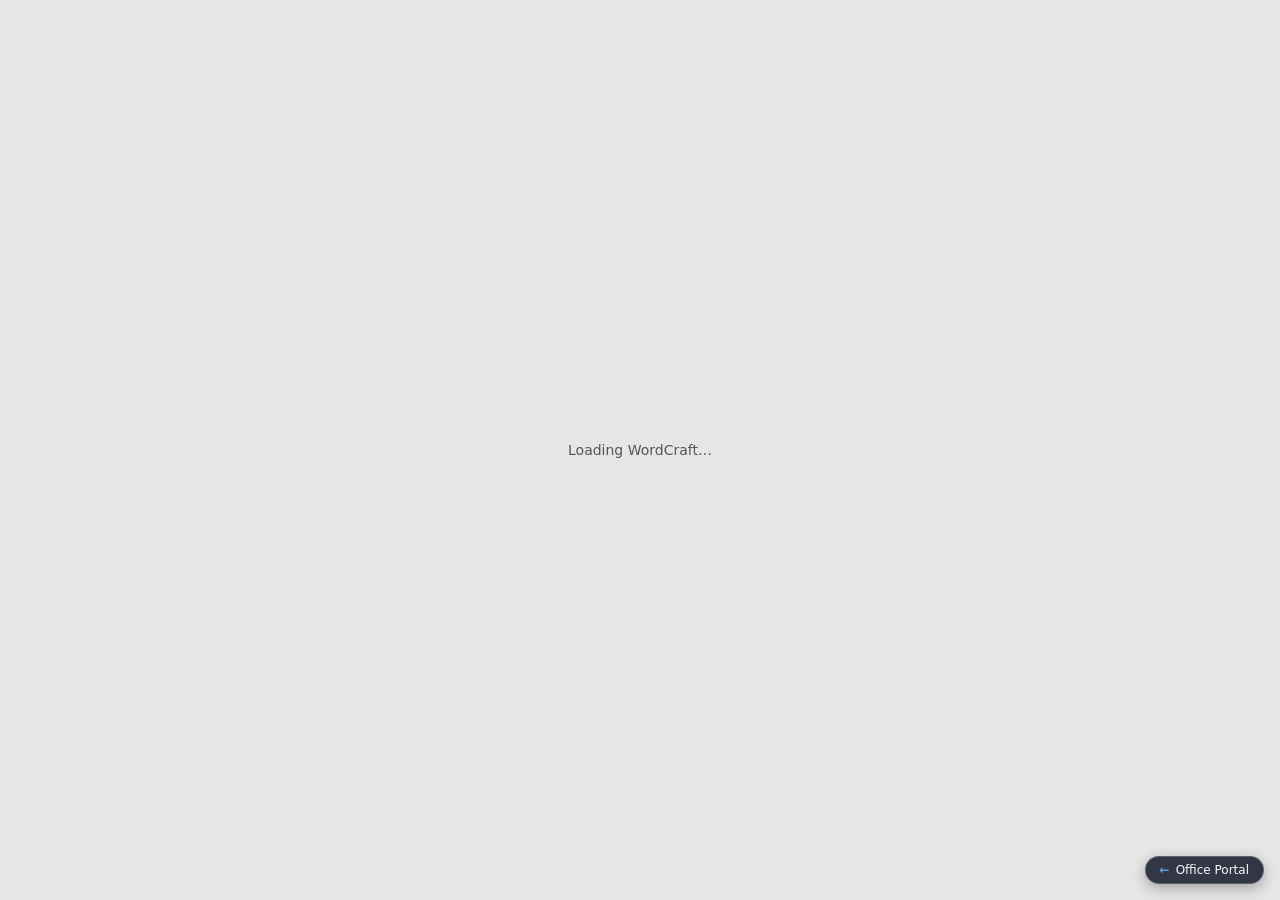
<file: apps/wordcraft-web/index.html>
<!DOCTYPE html>
<html lang="en">
<head>
  <meta charset="utf-8">
  <meta name="viewport" content="width=device-width, initial-scale=1.0, maximum-scale=1.0, user-scalable=no, viewport-fit=cover">
  <meta name="mobile-web-app-capable" content="yes">
  <meta name="apple-mobile-web-app-capable" content="yes">
  <meta name="apple-mobile-web-app-status-bar-style" content="black-translucent">
  <meta name="theme-color" content="#2b579a">
  <title>WordCraft · Izhaan Intellect Office</title>
  <link data-trunk rel="rust" data-bin="wordcraft-web" data-wasm-opt="z" data-weak-refs />
  <style>
    html, body {
      margin: 0;
      padding: 0;
      width: 100%;
      width: 100dvw;
      height: 100%;
      height: 100dvh;
      overflow: hidden;
      background: #e6e6e6;
      touch-action: none;
      -webkit-touch-callout: none;
      -webkit-user-select: none;
      user-select: none;
      overscroll-behavior: none;
    }
    #wordcraft_canvas {
      position: absolute;
      inset: 0;
      width: 100%;
      height: 100%;
      display: block;
      touch-action: none;
    }
    #wordcraft_loading {
      position: absolute;
      inset: 0;
      display: flex;
      flex-direction: column;
      align-items: center;
      justify-content: center;
      color: #555;
      font: 14px system-ui, sans-serif;
      pointer-events: none;
    }
    #back_to_portal {
      position: fixed;
      bottom: 16px;
      right: 16px;
      z-index: 9999;
      background: rgba(17, 24, 39, 0.85);
      color: #f8fafc;
      backdrop-filter: blur(8px);
      -webkit-backdrop-filter: blur(8px);
      border: 1px solid rgba(255, 255, 255, 0.2);
      border-radius: 999px;
      padding: 6px 14px;
      font: 500 12px system-ui, -apple-system, sans-serif;
      text-decoration: none;
      display: flex;
      align-items: center;
      gap: 6px;
      box-shadow: 0 4px 14px rgba(0,0,0,0.3);
      transition: all 0.2s ease;
    }
    @media (max-width: 600px) {
      #back_to_portal {
        bottom: 8px;
        right: 8px;
        padding: 4px 10px;
        font-size: 11px;
        opacity: 0.85;
      }
    }
  </style>
</head>
<body>
  <canvas id="wordcraft_canvas"></canvas>
  <div id="wordcraft_loading">Loading WordCraft&hellip;</div>
  <a href="https://office.izhaanintellect.fun" id="back_to_portal">
    <span style="color: #60a5fa; font-weight: bold;">←</span> Office Portal
  </a>
</body>
</html>
</file>
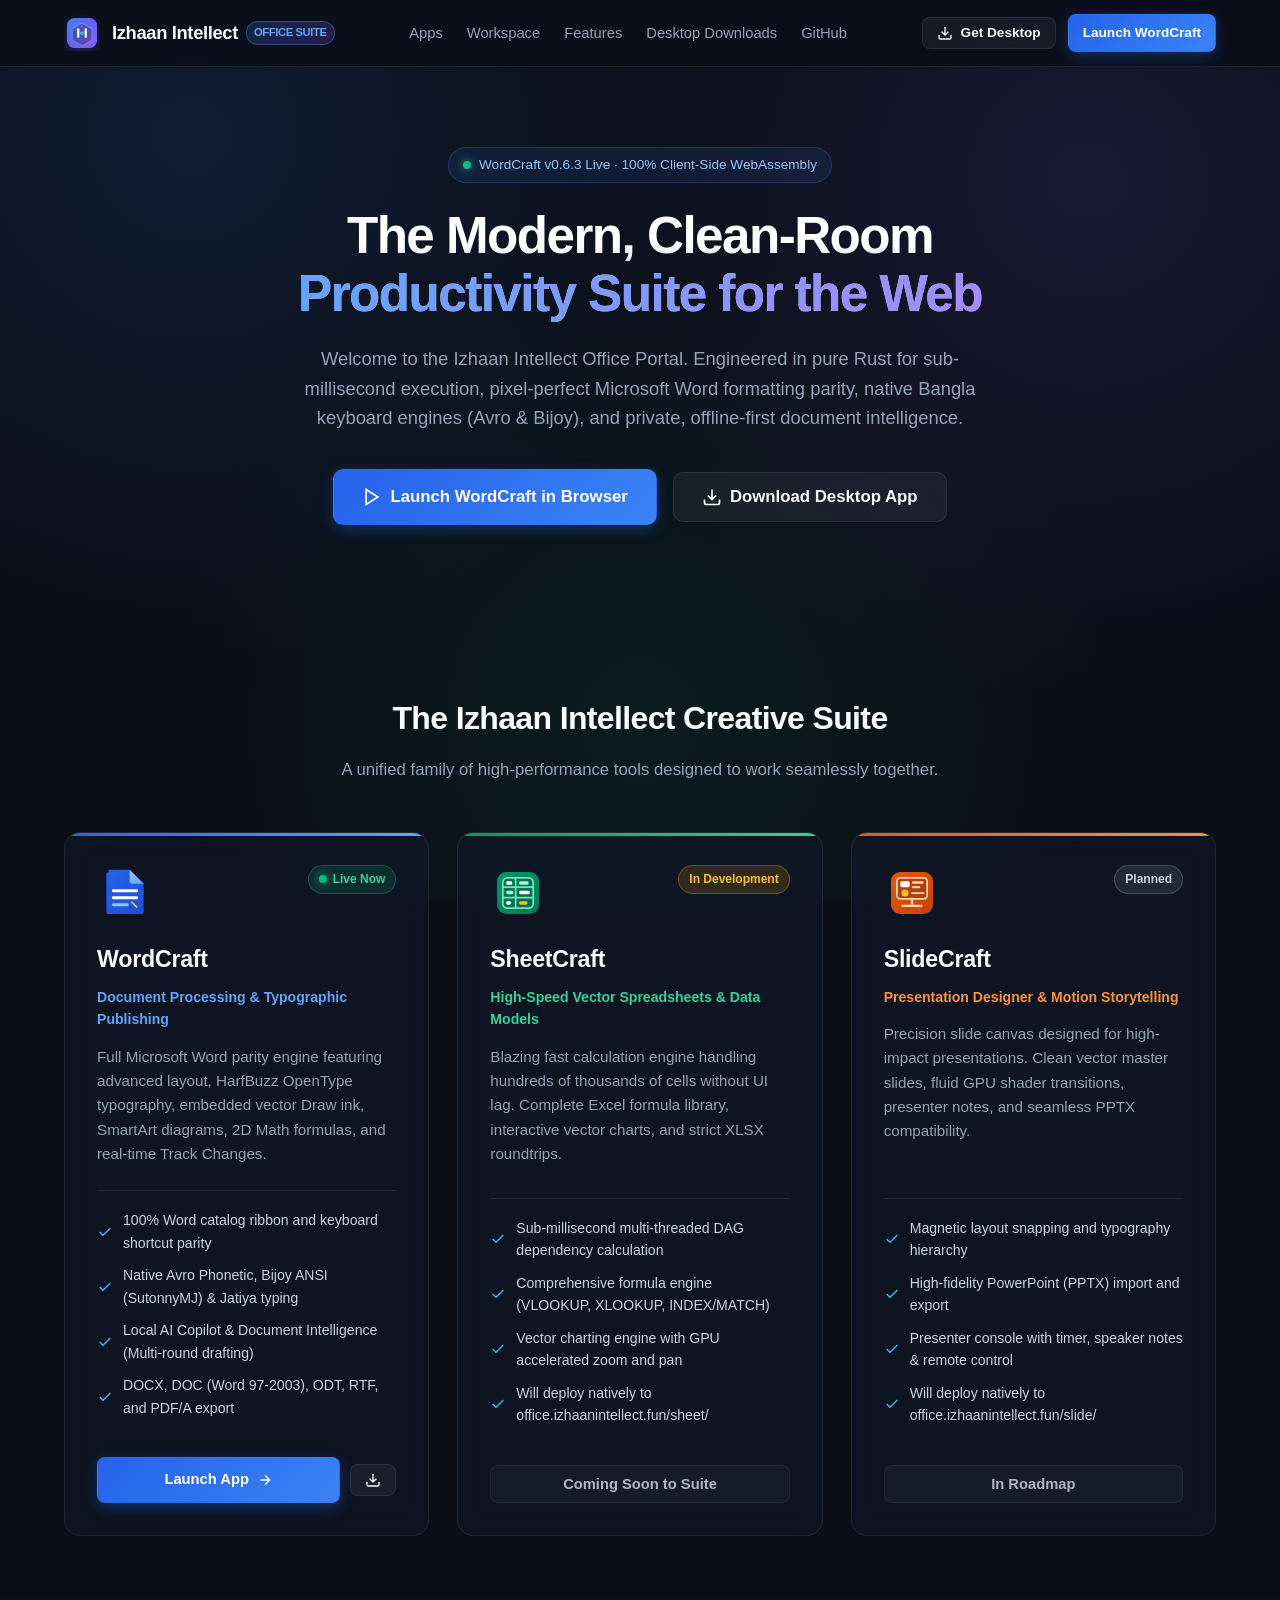
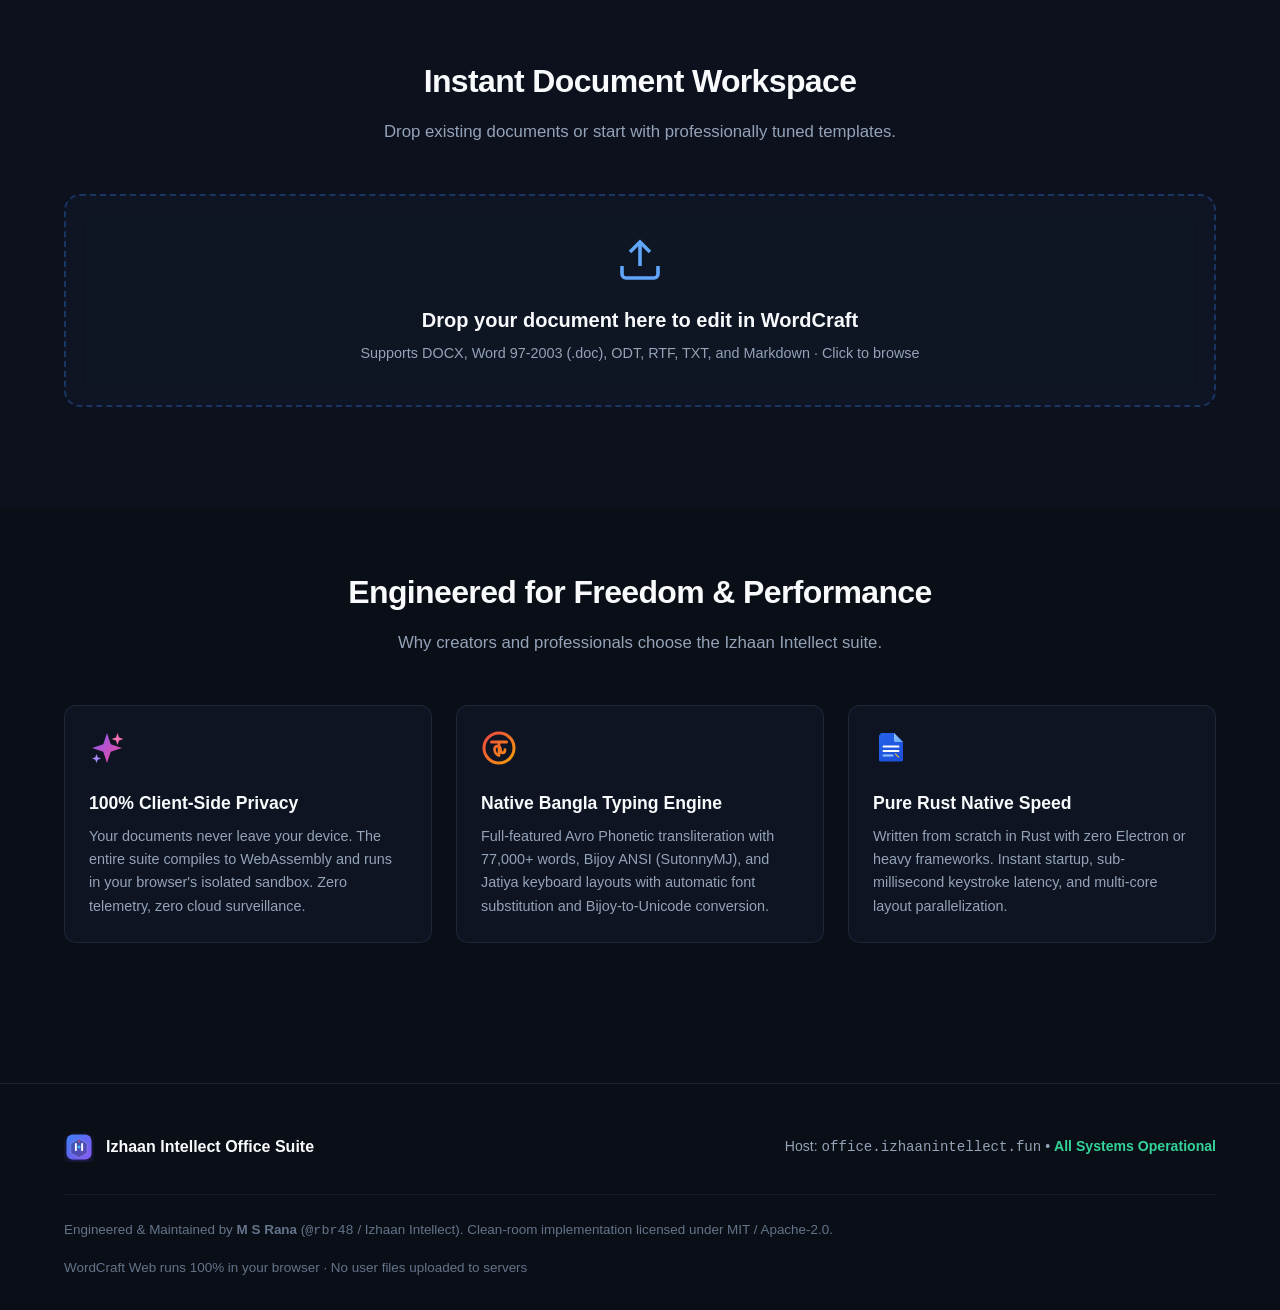
<file: deploy/portal/index.html>
<!DOCTYPE html>
<html lang="en">
<head>
  <meta charset="utf-8">
  <meta name="viewport" content="width=device-width, initial-scale=1.0">
  <title>Izhaan Intellect Office Suite · Word, Spreadsheets & Presentations</title>
  <meta name="description" content="Clean-room, high-performance open office suite engineered in pure Rust. Native Microsoft Word compatibility, built-in Bangla IME, and offline AI Document Copilot.">
  <link rel="icon" type="image/svg+xml" href="assets/logo.svg">
  <link rel="stylesheet" href="styles.css">
</head>
<body>

  <!-- Navigation Bar -->
  <nav class="navbar">
    <div class="container nav-container">
      <a href="/" class="brand">
        <img src="assets/logo.svg" alt="Izhaan Intellect Office Logo" class="brand-logo">
        <span class="brand-text">
          Izhaan Intellect <span class="suite-badge">Office Suite</span>
        </span>
      </a>

      <ul class="nav-links">
        <li><a href="#apps" class="nav-link">Apps</a></li>
        <li><a href="#workspace" class="nav-link">Workspace</a></li>
        <li><a href="#features" class="nav-link">Features</a></li>
        <li><a href="#downloads" class="nav-link" data-open-modal="downloads">Desktop Downloads</a></li>
        <li><a href="https://github.com/rbr48/wordcraft" target="_blank" rel="noopener" class="nav-link">GitHub</a></li>
      </ul>

      <div class="nav-actions">
        <button class="btn btn-secondary btn-sm" data-open-modal="downloads">
          <svg width="16" height="16" viewBox="0 0 24 24" fill="none" stroke="currentColor" stroke-width="2">
            <path d="M21 15v4a2 2 0 0 1-2 2H5a2 2 0 0 1-2-2v-4M7 10l5 5 5-5M12 15V3"/>
          </svg>
          Get Desktop
        </button>
        <a href="/word/" class="btn btn-primary btn-sm">
          Launch WordCraft
        </a>
      </div>
    </div>
  </nav>

  <!-- Hero Section -->
  <header class="hero">
    <div class="container">
      <div class="hero-pill">
        <span class="pulse-dot"></span>
        <span>WordCraft v0.6.3 Live · 100% Client-Side WebAssembly</span>
      </div>

      <h1 class="hero-title">
        The Modern, Clean-Room<br>
        <span>Productivity Suite for the Web</span>
      </h1>

      <p class="hero-desc">
        Welcome to the Izhaan Intellect Office Portal. Engineered in pure Rust for sub-millisecond execution,
        pixel-perfect Microsoft Word formatting parity, native Bangla keyboard engines (Avro &amp; Bijoy),
        and private, offline-first document intelligence.
      </p>

      <div class="hero-cta">
        <a href="/word/" class="btn btn-primary btn-lg">
          <svg width="20" height="20" viewBox="0 0 24 24" fill="none" stroke="currentColor" stroke-width="2">
            <polygon points="5 3 19 12 5 21 5 3"/>
          </svg>
          Launch WordCraft in Browser
        </a>
        <button class="btn btn-secondary btn-lg" data-open-modal="downloads">
          <svg width="20" height="20" viewBox="0 0 24 24" fill="none" stroke="currentColor" stroke-width="2">
            <path d="M21 15v4a2 2 0 0 1-2 2H5a2 2 0 0 1-2-2v-4M7 10l5 5 5-5M12 15V3"/>
          </svg>
          Download Desktop App
        </button>
      </div>
    </div>
  </header>

  <!-- Apps Suite Grid -->
  <section class="section" id="apps">
    <div class="container">
      <div class="section-header">
        <h2 class="section-title">The Izhaan Intellect Creative Suite</h2>
        <p class="section-subtitle">A unified family of high-performance tools designed to work seamlessly together.</p>
      </div>

      <div class="apps-grid">
        <!-- WordCraft (Active) -->
        <div class="app-card card-word">
          <div class="card-header">
            <img src="assets/icon-word.svg" alt="WordCraft Icon" class="app-icon">
            <span class="status-badge live">
              <span class="pulse-dot"></span>
              Live Now
            </span>
          </div>

          <h3 class="app-title">WordCraft</h3>
          <p class="app-role">Document Processing &amp; Typographic Publishing</p>
          <p class="app-desc">
            Full Microsoft Word parity engine featuring advanced layout, HarfBuzz OpenType typography,
            embedded vector Draw ink, SmartArt diagrams, 2D Math formulas, and real-time Track Changes.
          </p>

          <ul class="app-features">
            <li>
              <svg viewBox="0 0 24 24" fill="none" stroke="currentColor" stroke-width="2"><polyline points="20 6 9 17 4 12"/></svg>
              100% Word catalog ribbon and keyboard shortcut parity
            </li>
            <li>
              <svg viewBox="0 0 24 24" fill="none" stroke="currentColor" stroke-width="2"><polyline points="20 6 9 17 4 12"/></svg>
              Native Avro Phonetic, Bijoy ANSI (SutonnyMJ) &amp; Jatiya typing
            </li>
            <li>
              <svg viewBox="0 0 24 24" fill="none" stroke="currentColor" stroke-width="2"><polyline points="20 6 9 17 4 12"/></svg>
              Local AI Copilot &amp; Document Intelligence (Multi-round drafting)
            </li>
            <li>
              <svg viewBox="0 0 24 24" fill="none" stroke="currentColor" stroke-width="2"><polyline points="20 6 9 17 4 12"/></svg>
              DOCX, DOC (Word 97-2003), ODT, RTF, and PDF/A export
            </li>
          </ul>

          <div class="card-footer">
            <a href="/word/" class="btn btn-primary" style="flex: 1;">
              Launch App
              <svg width="16" height="16" viewBox="0 0 24 24" fill="none" stroke="currentColor" stroke-width="2">
                <line x1="5" y1="12" x2="19" y2="12"/><polyline points="12 5 19 12 12 19"/>
              </svg>
            </a>
            <button class="btn btn-secondary btn-sm" data-open-modal="downloads" title="Download Desktop">
              <svg width="16" height="16" viewBox="0 0 24 24" fill="none" stroke="currentColor" stroke-width="2">
                <path d="M21 15v4a2 2 0 0 1-2 2H5a2 2 0 0 1-2-2v-4M7 10l5 5 5-5M12 15V3"/>
              </svg>
            </button>
          </div>
        </div>

        <!-- SheetCraft (Upcoming) -->
        <div class="app-card card-sheet">
          <div class="card-header">
            <img src="assets/icon-sheet.svg" alt="SheetCraft Icon" class="app-icon">
            <span class="status-badge dev">In Development</span>
          </div>

          <h3 class="app-title">SheetCraft</h3>
          <p class="app-role">High-Speed Vector Spreadsheets &amp; Data Models</p>
          <p class="app-desc">
            Blazing fast calculation engine handling hundreds of thousands of cells without UI lag.
            Complete Excel formula library, interactive vector charts, and strict XLSX roundtrips.
          </p>

          <ul class="app-features">
            <li>
              <svg viewBox="0 0 24 24" fill="none" stroke="currentColor" stroke-width="2"><polyline points="20 6 9 17 4 12"/></svg>
              Sub-millisecond multi-threaded DAG dependency calculation
            </li>
            <li>
              <svg viewBox="0 0 24 24" fill="none" stroke="currentColor" stroke-width="2"><polyline points="20 6 9 17 4 12"/></svg>
              Comprehensive formula engine (VLOOKUP, XLOOKUP, INDEX/MATCH)
            </li>
            <li>
              <svg viewBox="0 0 24 24" fill="none" stroke="currentColor" stroke-width="2"><polyline points="20 6 9 17 4 12"/></svg>
              Vector charting engine with GPU accelerated zoom and pan
            </li>
            <li>
              <svg viewBox="0 0 24 24" fill="none" stroke="currentColor" stroke-width="2"><polyline points="20 6 9 17 4 12"/></svg>
              Will deploy natively to office.izhaanintellect.fun/sheet/
            </li>
          </ul>

          <div class="card-footer">
            <button class="btn btn-secondary" style="width: 100%; opacity: 0.7; cursor: default;">
              Coming Soon to Suite
            </button>
          </div>
        </div>

        <!-- SlideCraft (Upcoming) -->
        <div class="app-card card-slide">
          <div class="card-header">
            <img src="assets/icon-slide.svg" alt="SlideCraft Icon" class="app-icon">
            <span class="status-badge plan">Planned</span>
          </div>

          <h3 class="app-title">SlideCraft</h3>
          <p class="app-role">Presentation Designer &amp; Motion Storytelling</p>
          <p class="app-desc">
            Precision slide canvas designed for high-impact presentations. Clean vector master slides,
            fluid GPU shader transitions, presenter notes, and seamless PPTX compatibility.
          </p>

          <ul class="app-features">
            <li>
              <svg viewBox="0 0 24 24" fill="none" stroke="currentColor" stroke-width="2"><polyline points="20 6 9 17 4 12"/></svg>
              Magnetic layout snapping and typography hierarchy
            </li>
            <li>
              <svg viewBox="0 0 24 24" fill="none" stroke="currentColor" stroke-width="2"><polyline points="20 6 9 17 4 12"/></svg>
              High-fidelity PowerPoint (PPTX) import and export
            </li>
            <li>
              <svg viewBox="0 0 24 24" fill="none" stroke="currentColor" stroke-width="2"><polyline points="20 6 9 17 4 12"/></svg>
              Presenter console with timer, speaker notes &amp; remote control
            </li>
            <li>
              <svg viewBox="0 0 24 24" fill="none" stroke="currentColor" stroke-width="2"><polyline points="20 6 9 17 4 12"/></svg>
              Will deploy natively to office.izhaanintellect.fun/slide/
            </li>
          </ul>

          <div class="card-footer">
            <button class="btn btn-secondary" style="width: 100%; opacity: 0.7; cursor: default;">
              In Roadmap
            </button>
          </div>
        </div>
      </div>
    </div>
  </section>

  <!-- Quick Workspace & Dropzone -->
  <section class="section" id="workspace" style="background: rgba(17, 24, 39, 0.4);">
    <div class="container">
      <div class="section-header">
        <h2 class="section-title">Instant Document Workspace</h2>
        <p class="section-subtitle">Drop existing documents or start with professionally tuned templates.</p>
      </div>

      <!-- Drag & Drop Zone -->
      <div class="dropzone-box" id="file-dropzone">
        <input type="file" id="file-input" style="display: none;" accept=".docx,.doc,.odt,.rtf,.txt,.md">
        <svg class="dropzone-icon" viewBox="0 0 24 24" fill="none" stroke="currentColor" stroke-width="1.8">
          <path d="M21 15v4a2 2 0 0 1-2 2H5a2 2 0 0 1-2-2v-4M17 8l-5-5-5 5M12 3v12"/>
        </svg>
        <h3 class="dropzone-title">Drop your document here to edit in WordCraft</h3>
        <p class="dropzone-sub">Supports DOCX, Word 97-2003 (.doc), ODT, RTF, TXT, and Markdown · Click to browse</p>
      </div>
    </div>
  </section>

  <!-- Technical Features & Privacy Highlights -->
  <section class="section" id="features">
    <div class="container">
      <div class="section-header">
        <h2 class="section-title">Engineered for Freedom &amp; Performance</h2>
        <p class="section-subtitle">Why creators and professionals choose the Izhaan Intellect suite.</p>
      </div>

      <div class="features-grid">
        <div class="feature-box">
          <img src="assets/icon-ai.svg" alt="Privacy Icon" class="feature-box-icon">
          <h3 class="feature-box-title">100% Client-Side Privacy</h3>
          <p class="feature-box-desc">
            Your documents never leave your device. The entire suite compiles to WebAssembly and runs in your browser's
            isolated sandbox. Zero telemetry, zero cloud surveillance.
          </p>
        </div>

        <div class="feature-box">
          <img src="assets/icon-bangla.svg" alt="Bangla Engine" class="feature-box-icon">
          <h3 class="feature-box-title">Native Bangla Typing Engine</h3>
          <p class="feature-box-desc">
            Full-featured Avro Phonetic transliteration with 77,000+ words, Bijoy ANSI (SutonnyMJ), and Jatiya
            keyboard layouts with automatic font substitution and Bijoy-to-Unicode conversion.
          </p>
        </div>

        <div class="feature-box">
          <img src="assets/icon-word.svg" alt="Native Speed" class="feature-box-icon">
          <h3 class="feature-box-title">Pure Rust Native Speed</h3>
          <p class="feature-box-desc">
            Written from scratch in Rust with zero Electron or heavy frameworks. Instant startup, sub-millisecond
            keystroke latency, and multi-core layout parallelization.
          </p>
        </div>
      </div>
    </div>
  </section>

  <!-- Desktop Downloads Modal -->
  <div class="modal-overlay" id="downloads-modal">
    <div class="modal-content">
      <div class="modal-header">
        <h3 class="modal-title">Download WordCraft Desktop (v0.6.3)</h3>
        <button class="modal-close" id="close-modal">&times;</button>
      </div>

      <p style="color: var(--text-secondary); margin-bottom: 20px; font-size: 0.95rem;">
        Choose the native package for your operating system. Desktop builds include native OS spooler printing,
        command-line interface (CLI), and full local filesystem access.
      </p>

      <div class="downloads-list">
        <!-- Windows Setup EXE -->
        <div class="download-item">
          <div>
            <div class="download-info-title">
              <svg width="20" height="20" viewBox="0 0 24 24" fill="none" stroke="#60a5fa" stroke-width="2">
                <rect x="3" y="3" width="18" height="18" rx="2"/><line x1="12" y1="3" x2="12" y2="21"/><line x1="3" y1="12" x2="21" y2="12"/>
              </svg>
              Windows 64-bit Installer (.setup.exe)
            </div>
            <div class="download-info-sub">Recommended for Windows 10 &amp; 11 · Inno Setup Native Package</div>
          </div>
          <a href="https://github.com/rbr48/wordcraft/releases/download/v0.6.3/wordcraft-0.6.3-windows-x64-setup.exe" class="btn btn-primary btn-sm">
            Download
          </a>
        </div>

        <!-- Windows Portable ZIP -->
        <div class="download-item">
          <div>
            <div class="download-info-title">
              <svg width="20" height="20" viewBox="0 0 24 24" fill="none" stroke="#94a3b8" stroke-width="2">
                <rect x="3" y="3" width="18" height="18" rx="2"/><line x1="12" y1="3" x2="12" y2="21"/>
              </svg>
              Windows Portable Archive (.zip)
            </div>
            <div class="download-info-sub">No installation required · Run directly from USB or folder</div>
          </div>
          <a href="https://github.com/rbr48/wordcraft/releases/download/v0.6.3/wordcraft-0.6.3-windows-x64-portable.zip" class="btn btn-secondary btn-sm">
            Download
          </a>
        </div>

        <!-- macOS Universal DMG -->
        <div class="download-item">
          <div>
            <div class="download-info-title">
              <svg width="20" height="20" viewBox="0 0 24 24" fill="none" stroke="#cbd5e1" stroke-width="2">
                <path d="M12 2a10 10 0 1 0 10 10A10 10 0 0 0 12 2zm1 14.5a1.5 1.5 0 1 1-3 0 1.5 1.5 0 0 1 3 0z"/>
              </svg>
              macOS Universal Binary (.dmg)
            </div>
            <div class="download-info-sub">Apple Silicon (M1/M2/M3/M4) &amp; Intel x86_64</div>
          </div>
          <a href="https://github.com/rbr48/wordcraft/releases/download/v0.6.3/wordcraft-0.6.3-macos-universal.dmg" class="btn btn-secondary btn-sm">
            Download
          </a>
        </div>

        <!-- Linux AppImage -->
        <div class="download-item">
          <div>
            <div class="download-info-title">
              <svg width="20" height="20" viewBox="0 0 24 24" fill="none" stroke="#f59e0b" stroke-width="2">
                <circle cx="12" cy="12" r="10"/><path d="m10 15 5-3-5-3v6Z"/>
              </svg>
              Linux AppImage (.AppImage)
            </div>
            <div class="download-info-sub">Universal portable binary for Ubuntu, Fedora, Debian, Arch</div>
          </div>
          <a href="https://github.com/rbr48/wordcraft/releases/download/v0.6.3/wordcraft-0.6.3-linux-x86_64.AppImage" class="btn btn-secondary btn-sm">
            Download
          </a>
        </div>

        <!-- Debian / Ubuntu DEB -->
        <div class="download-item">
          <div>
            <div class="download-info-title">
              <svg width="20" height="20" viewBox="0 0 24 24" fill="none" stroke="#f43f5e" stroke-width="2">
                <rect x="4" y="4" width="16" height="16" rx="2"/><circle cx="12" cy="12" r="3"/>
              </svg>
              Debian / Ubuntu Package (.deb)
            </div>
            <div class="download-info-sub">Native dpkg installer with system menu integration</div>
          </div>
          <a href="https://github.com/rbr48/wordcraft/releases/download/v0.6.3/wordcraft-0.6.3-linux-x86_64.deb" class="btn btn-secondary btn-sm">
            Download
          </a>
        </div>
      </div>
    </div>
  </div>

  <!-- Footer -->
  <footer class="footer">
    <div class="container">
      <div class="footer-top">
        <div class="footer-brand">
          <img src="assets/logo.svg" alt="Izhaan Intellect Office Logo" width="30" height="30">
          <strong>Izhaan Intellect Office Suite</strong>
        </div>
        <div class="footer-meta">
          Host: <code>office.izhaanintellect.fun</code> • <span>All Systems Operational</span>
        </div>
      </div>

      <div class="footer-bottom">
        <div>
          Engineered &amp; Maintained by <strong>M S Rana</strong> (<code>@rbr48</code> / Izhaan Intellect).
          Clean-room implementation licensed under MIT / Apache-2.0.
        </div>
        <div>
          WordCraft Web runs 100% in your browser · No user files uploaded to servers
        </div>
      </div>
    </div>
  </footer>

  <script src="app.js"></script>
</body>
</html>
</file>
<file: deploy/portal/styles.css>
/* Izhaan Intellect Office Suite Portal Stylesheet */
:root {
  --bg-primary: #0a0e17;
  --bg-secondary: #111827;
  --bg-card: rgba(17, 24, 39, 0.7);
  --bg-card-hover: rgba(30, 41, 59, 0.85);
  --border-color: rgba(255, 255, 255, 0.08);
  --border-glow: rgba(59, 130, 246, 0.4);
  --text-primary: #f8fafc;
  --text-secondary: #94a3b8;
  --text-muted: #64748b;
  
  --brand-blue: #3b82f6;
  --brand-indigo: #6366f1;
  --brand-purple: #8b5cf6;
  --brand-cyan: #06b6d4;
  --brand-emerald: #10b981;
  --brand-amber: #f59e0b;
  --brand-rose: #f43f5e;

  --font-sans: -apple-system, BlinkMacSystemFont, "Segoe UI", Roboto, "Helvetica Neue", Arial, sans-serif;
  --font-mono: ui-monospace, SFMono-Regular, Menlo, Monaco, Consolas, monospace;
}

* {
  box-sizing: border-box;
  margin: 0;
  padding: 0;
}

body {
  font-family: var(--font-sans);
  background-color: var(--bg-primary);
  color: var(--text-primary);
  min-height: 100vh;
  line-height: 1.6;
  overflow-x: hidden;
  background-image: 
    radial-gradient(circle at 15% 15%, rgba(59, 130, 246, 0.12) 0%, transparent 40%),
    radial-gradient(circle at 85% 20%, rgba(139, 92, 246, 0.12) 0%, transparent 40%),
    radial-gradient(circle at 50% 80%, rgba(16, 185, 129, 0.08) 0%, transparent 50%);
  background-attachment: fixed;
}

/* Container */
.container {
  max-width: 1200px;
  margin: 0 auto;
  padding: 0 24px;
}

/* Top Navigation Bar */
.navbar {
  position: sticky;
  top: 0;
  z-index: 100;
  backdrop-filter: blur(16px);
  -webkit-backdrop-filter: blur(16px);
  background: rgba(10, 14, 23, 0.8);
  border-bottom: 1px solid var(--border-color);
  padding: 14px 0;
}

.nav-container {
  display: flex;
  align-items: center;
  justify-content: space-between;
}

.brand {
  display: flex;
  align-items: center;
  gap: 12px;
  text-decoration: none;
  color: var(--text-primary);
}

.brand-logo {
  width: 36px;
  height: 36px;
}

.brand-text {
  font-size: 1.15rem;
  font-weight: 700;
  letter-spacing: -0.02em;
  display: flex;
  align-items: center;
  gap: 8px;
}

.suite-badge {
  font-size: 0.7rem;
  font-weight: 600;
  text-transform: uppercase;
  padding: 2px 7px;
  border-radius: 999px;
  background: linear-gradient(135deg, rgba(59, 130, 246, 0.2), rgba(139, 92, 246, 0.2));
  color: #60a5fa;
  border: 1px solid rgba(96, 165, 250, 0.3);
}

.nav-links {
  display: flex;
  align-items: center;
  gap: 24px;
  list-style: none;
}

.nav-link {
  color: var(--text-secondary);
  text-decoration: none;
  font-size: 0.92rem;
  font-weight: 500;
  transition: color 0.2s ease;
}

.nav-link:hover {
  color: var(--text-primary);
}

.nav-actions {
  display: flex;
  align-items: center;
  gap: 12px;
}

/* Buttons */
.btn {
  display: inline-flex;
  align-items: center;
  justify-content: center;
  gap: 8px;
  padding: 10px 18px;
  font-size: 0.92rem;
  font-weight: 600;
  border-radius: 8px;
  text-decoration: none;
  cursor: pointer;
  transition: all 0.2s ease;
  border: 1px solid transparent;
}

.btn-primary {
  background: linear-gradient(135deg, #2563eb, #3b82f6);
  color: #ffffff;
  box-shadow: 0 4px 14px rgba(37, 99, 235, 0.35);
}

.btn-primary:hover {
  background: linear-gradient(135deg, #1d4ed8, #2563eb);
  box-shadow: 0 6px 20px rgba(37, 99, 235, 0.5);
  transform: translateY(-1px);
}

.btn-secondary {
  background: rgba(255, 255, 255, 0.05);
  color: var(--text-primary);
  border-color: var(--border-color);
}

.btn-secondary:hover {
  background: rgba(255, 255, 255, 0.1);
  border-color: rgba(255, 255, 255, 0.2);
  transform: translateY(-1px);
}

.btn-sm {
  padding: 7px 14px;
  font-size: 0.85rem;
}

.btn-lg {
  padding: 14px 28px;
  font-size: 1.05rem;
  border-radius: 10px;
}

/* Hero Section */
.hero {
  padding: 80px 0 60px;
  text-align: center;
}

.hero-pill {
  display: inline-flex;
  align-items: center;
  gap: 8px;
  padding: 6px 14px;
  border-radius: 999px;
  background: rgba(59, 130, 246, 0.1);
  border: 1px solid rgba(59, 130, 246, 0.25);
  color: #93c5fd;
  font-size: 0.85rem;
  font-weight: 500;
  margin-bottom: 24px;
}

.pulse-dot {
  width: 8px;
  height: 8px;
  border-radius: 50%;
  background-color: #10b981;
  box-shadow: 0 0 10px #10b981;
  animation: pulse 2s infinite;
}

@keyframes pulse {
  0% { transform: scale(0.95); box-shadow: 0 0 0 0 rgba(16, 185, 129, 0.7); }
  70% { transform: scale(1); box-shadow: 0 0 0 6px rgba(16, 185, 129, 0); }
  100% { transform: scale(0.95); box-shadow: 0 0 0 0 rgba(16, 185, 129, 0); }
}

.hero-title {
  font-size: 3.2rem;
  font-weight: 800;
  line-height: 1.15;
  letter-spacing: -0.03em;
  margin-bottom: 20px;
  background: linear-gradient(180deg, #ffffff 30%, #94a3b8 100%);
  -webkit-background-clip: text;
  -webkit-text-fill-color: transparent;
}

.hero-title span {
  background: linear-gradient(135deg, #60a5fa, #a78bfa);
  -webkit-background-clip: text;
  -webkit-text-fill-color: transparent;
}

.hero-desc {
  max-width: 720px;
  margin: 0 auto 36px;
  font-size: 1.15rem;
  color: var(--text-secondary);
}

.hero-cta {
  display: flex;
  align-items: center;
  justify-content: center;
  gap: 16px;
  flex-wrap: wrap;
  margin-bottom: 48px;
}

/* App Grid Section */
.section {
  padding: 60px 0;
}

.section-header {
  text-align: center;
  margin-bottom: 48px;
}

.section-title {
  font-size: 2rem;
  font-weight: 700;
  letter-spacing: -0.02em;
  margin-bottom: 12px;
}

.section-subtitle {
  color: var(--text-secondary);
  font-size: 1.05rem;
}

.apps-grid {
  display: grid;
  grid-template-columns: repeat(auto-fit, minmax(340px, 1fr));
  gap: 28px;
}

.app-card {
  background: var(--bg-card);
  backdrop-filter: blur(12px);
  -webkit-backdrop-filter: blur(12px);
  border: 1px solid var(--border-color);
  border-radius: 16px;
  padding: 32px;
  display: flex;
  flex-direction: column;
  transition: all 0.3s cubic-bezier(0.16, 1, 0.3, 1);
  position: relative;
  overflow: hidden;
}

.app-card::before {
  content: '';
  position: absolute;
  top: 0;
  left: 0;
  right: 0;
  height: 3px;
  background: transparent;
  transition: background 0.3s ease;
}

.app-card:hover {
  background: var(--bg-card-hover);
  border-color: rgba(255, 255, 255, 0.15);
  transform: translateY(-4px);
  box-shadow: 0 12px 30px rgba(0, 0, 0, 0.4);
}

.app-card.card-word::before { background: linear-gradient(90deg, #2563eb, #60a5fa); }
.app-card.card-sheet::before { background: linear-gradient(90deg, #059669, #34d399); }
.app-card.card-slide::before { background: linear-gradient(90deg, #ea580c, #fb923c); }

.card-header {
  display: flex;
  align-items: flex-start;
  justify-content: space-between;
  margin-bottom: 20px;
}

.app-icon {
  width: 56px;
  height: 56px;
  border-radius: 12px;
}

.status-badge {
  font-size: 0.75rem;
  font-weight: 600;
  padding: 4px 10px;
  border-radius: 999px;
  display: inline-flex;
  align-items: center;
  gap: 6px;
}

.status-badge.live {
  background: rgba(16, 185, 129, 0.15);
  color: #34d399;
  border: 1px solid rgba(16, 185, 129, 0.3);
}

.status-badge.dev {
  background: rgba(245, 158, 11, 0.15);
  color: #fbbf24;
  border: 1px solid rgba(245, 158, 11, 0.3);
}

.status-badge.plan {
  background: rgba(148, 163, 184, 0.15);
  color: #cbd5e1;
  border: 1px solid rgba(148, 163, 184, 0.3);
}

.app-title {
  font-size: 1.45rem;
  font-weight: 700;
  margin-bottom: 8px;
  letter-spacing: -0.01em;
}

.app-role {
  color: #60a5fa;
  font-size: 0.88rem;
  font-weight: 600;
  margin-bottom: 14px;
}

.app-card.card-sheet .app-role { color: #34d399; }
.app-card.card-slide .app-role { color: #fb923c; }

.app-desc {
  color: var(--text-secondary);
  font-size: 0.95rem;
  margin-bottom: 24px;
  flex-grow: 1;
}

.app-features {
  list-style: none;
  margin-bottom: 28px;
  border-top: 1px solid var(--border-color);
  padding-top: 18px;
}

.app-features li {
  display: flex;
  align-items: center;
  gap: 10px;
  font-size: 0.88rem;
  color: #cbd5e1;
  margin-bottom: 10px;
}

.app-features li svg {
  flex-shrink: 0;
  width: 16px;
  height: 16px;
  color: #38bdf8;
}

.card-footer {
  display: flex;
  align-items: center;
  gap: 10px;
}

/* Dropzone & Quick Launch */
.dropzone-box {
  background: var(--bg-card);
  backdrop-filter: blur(12px);
  border: 2px dashed rgba(59, 130, 246, 0.3);
  border-radius: 16px;
  padding: 40px 24px;
  text-align: center;
  cursor: pointer;
  transition: all 0.2s ease;
  margin-bottom: 40px;
}

.dropzone-box:hover, .dropzone-box.drag-over {
  border-color: var(--brand-blue);
  background: rgba(37, 99, 235, 0.08);
  transform: scale(1.005);
}

.dropzone-icon {
  width: 48px;
  height: 48px;
  margin-bottom: 12px;
  color: #60a5fa;
}

.dropzone-title {
  font-size: 1.25rem;
  font-weight: 600;
  margin-bottom: 6px;
}

.dropzone-sub {
  color: var(--text-secondary);
  font-size: 0.9rem;
}

/* Feature Highlights Grid */
.features-grid {
  display: grid;
  grid-template-columns: repeat(auto-fit, minmax(280px, 1fr));
  gap: 24px;
}

.feature-box {
  background: var(--bg-card);
  border: 1px solid var(--border-color);
  border-radius: 12px;
  padding: 24px;
  transition: transform 0.2s ease;
}

.feature-box:hover {
  transform: translateY(-2px);
  border-color: rgba(255, 255, 255, 0.15);
}

.feature-box-icon {
  width: 36px;
  height: 36px;
  margin-bottom: 16px;
}

.feature-box-title {
  font-size: 1.1rem;
  font-weight: 600;
  margin-bottom: 8px;
}

.feature-box-desc {
  color: var(--text-secondary);
  font-size: 0.9rem;
}

/* Modal for Downloads */
.modal-overlay {
  position: fixed;
  inset: 0;
  background: rgba(0, 0, 0, 0.75);
  backdrop-filter: blur(8px);
  display: flex;
  align-items: center;
  justify-content: center;
  z-index: 200;
  opacity: 0;
  visibility: hidden;
  transition: all 0.25s ease;
  padding: 20px;
}

.modal-overlay.active {
  opacity: 1;
  visibility: visible;
}

.modal-content {
  background: #111827;
  border: 1px solid rgba(255, 255, 255, 0.15);
  border-radius: 18px;
  width: 100%;
  max-width: 680px;
  max-height: 90vh;
  overflow-y: auto;
  padding: 32px;
  box-shadow: 0 25px 50px -12px rgba(0, 0, 0, 0.5);
  transform: scale(0.95);
  transition: transform 0.25s ease;
}

.modal-overlay.active .modal-content {
  transform: scale(1);
}

.modal-header {
  display: flex;
  align-items: center;
  justify-content: space-between;
  margin-bottom: 24px;
}

.modal-title {
  font-size: 1.4rem;
  font-weight: 700;
}

.modal-close {
  background: transparent;
  border: none;
  color: var(--text-secondary);
  cursor: pointer;
  font-size: 1.5rem;
  line-height: 1;
  padding: 4px 8px;
}

.modal-close:hover {
  color: var(--text-primary);
}

.downloads-list {
  display: flex;
  flex-direction: column;
  gap: 14px;
}

.download-item {
  display: flex;
  align-items: center;
  justify-content: space-between;
  padding: 16px 20px;
  background: rgba(255, 255, 255, 0.03);
  border: 1px solid var(--border-color);
  border-radius: 10px;
  transition: all 0.2s ease;
}

.download-item:hover {
  background: rgba(255, 255, 255, 0.06);
  border-color: rgba(255, 255, 255, 0.2);
}

.download-info-title {
  font-weight: 600;
  font-size: 0.98rem;
  display: flex;
  align-items: center;
  gap: 8px;
}

.download-info-sub {
  color: var(--text-secondary);
  font-size: 0.82rem;
}

/* Footer */
.footer {
  border-top: 1px solid var(--border-color);
  padding: 48px 0 32px;
  margin-top: 80px;
  background: rgba(10, 14, 23, 0.6);
}

.footer-top {
  display: flex;
  align-items: center;
  justify-content: space-between;
  flex-wrap: wrap;
  gap: 24px;
  margin-bottom: 32px;
}

.footer-brand {
  display: flex;
  align-items: center;
  gap: 12px;
}

.footer-meta {
  color: var(--text-secondary);
  font-size: 0.88rem;
}

.footer-meta span {
  color: #34d399;
  font-weight: 600;
}

.footer-bottom {
  display: flex;
  align-items: center;
  justify-content: space-between;
  border-top: 1px solid rgba(255, 255, 255, 0.05);
  padding-top: 24px;
  color: var(--text-muted);
  font-size: 0.84rem;
  flex-wrap: wrap;
  gap: 16px;
}

/* Responsive */
@media (max-width: 768px) {
  .hero { padding: 50px 0 40px; }
  .hero-title { font-size: 2.2rem; }
  .hero-desc { font-size: 1.02rem; margin-bottom: 28px; }
  .hero-cta { flex-direction: column; width: 100%; gap: 12px; }
  .hero-cta .btn { width: 100%; }
  .nav-links { display: none; }
  .apps-grid { grid-template-columns: 1fr; gap: 20px; }
  .features-grid { grid-template-columns: 1fr; gap: 18px; }
  .footer-top { flex-direction: column; align-items: flex-start; gap: 16px; }
  .footer-bottom { flex-direction: column; align-items: flex-start; gap: 12px; }
  .container { padding: 0 18px; }
  .modal-content { width: 94vw; max-width: 520px; padding: 22px 18px; }
}

@media (max-width: 480px) {
  .hero-title { font-size: 1.75rem; }
  .brand-text { font-size: 1.0rem; }
  .suite-badge { display: none; }
  .nav-actions .btn-secondary { display: none; }
  .dropzone-box { padding: 36px 16px; }
  .dropzone-title { font-size: 1.1rem; }
}
</file>
